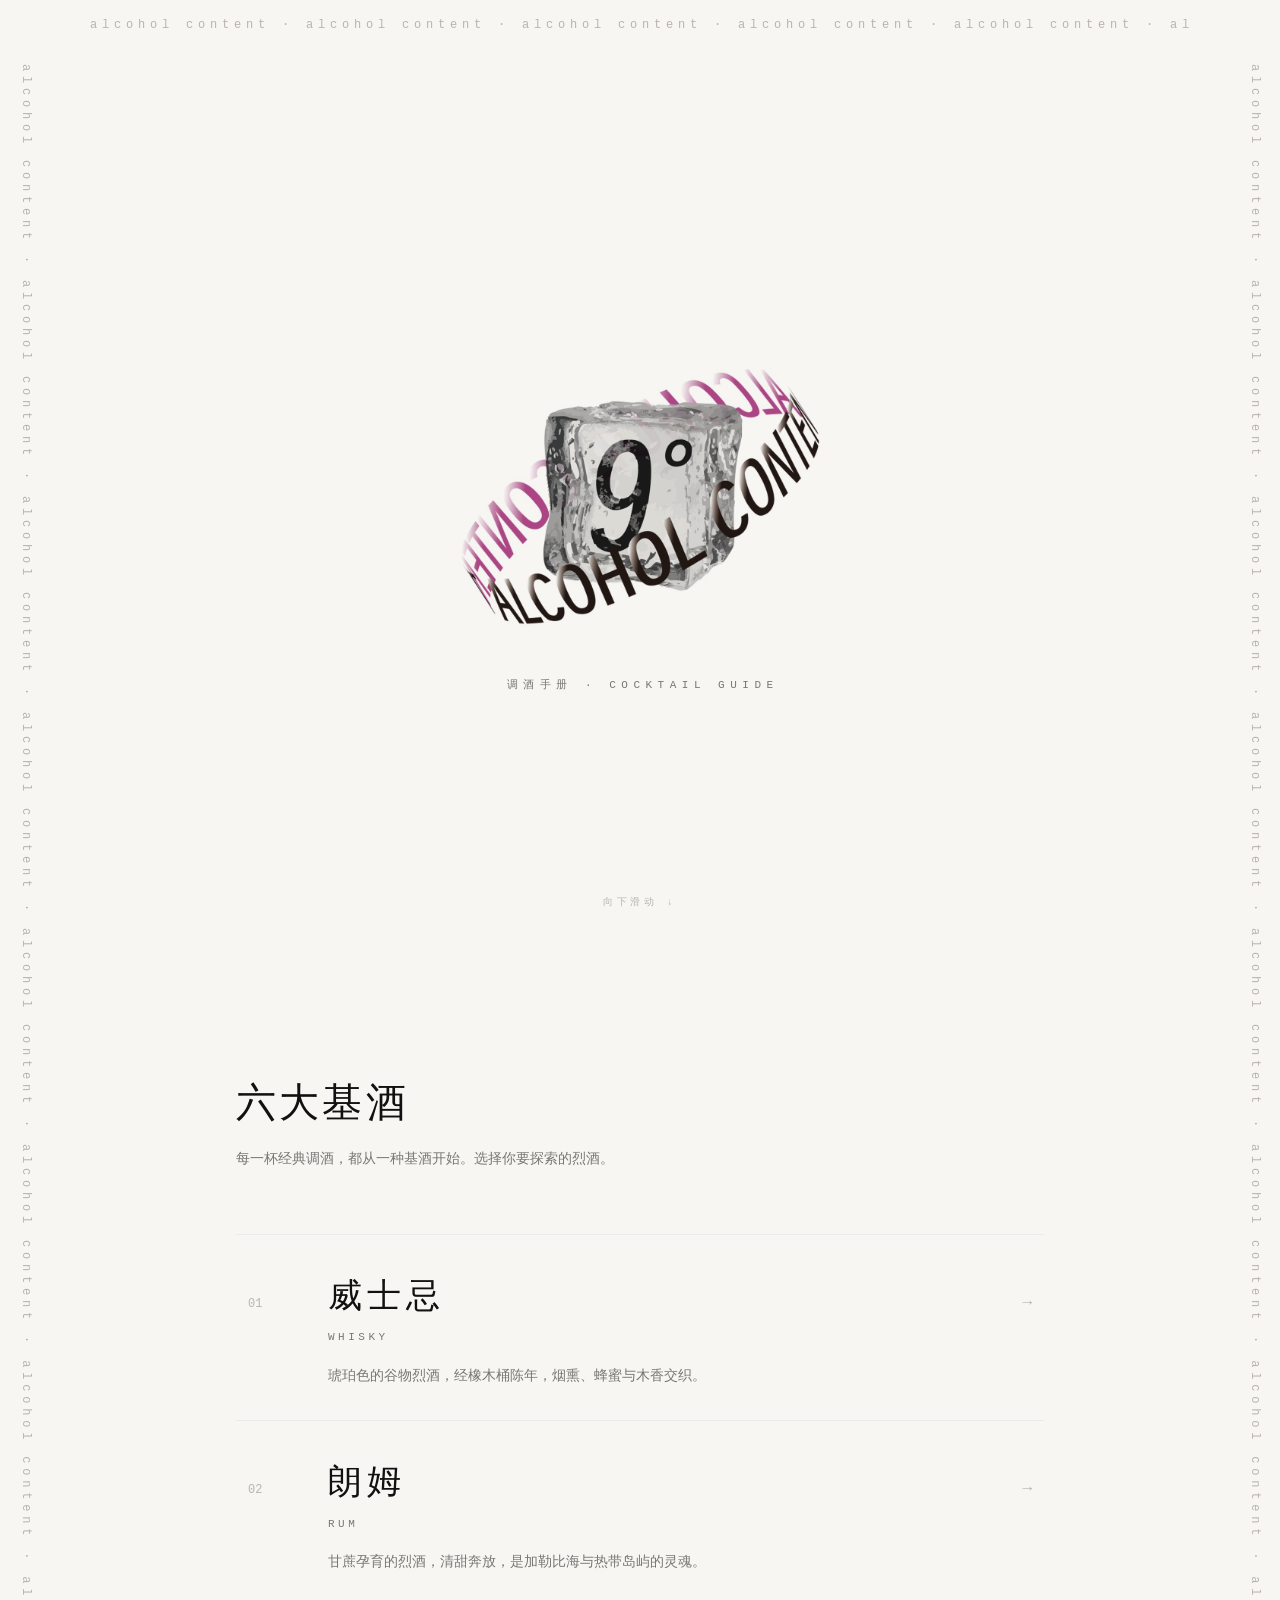
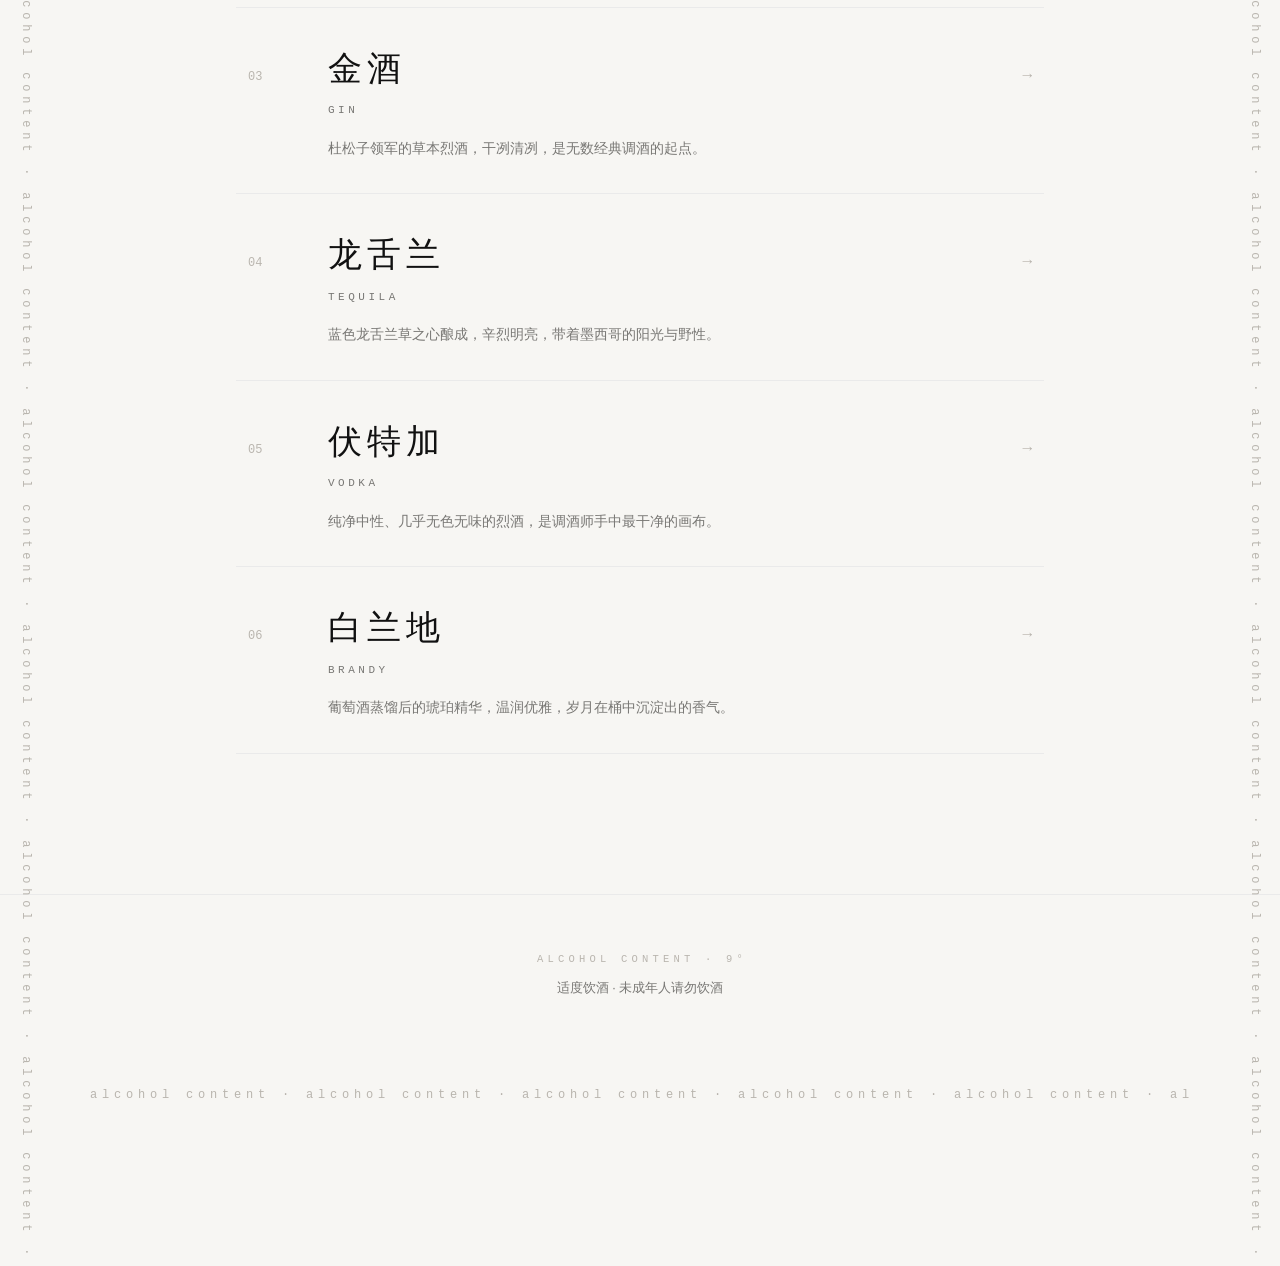
<file: index.html>
<!DOCTYPE html>
<html lang="zh-CN">
<head>
  <meta charset="UTF-8">
  <meta name="viewport" content="width=device-width, initial-scale=1.0">
  <title>9° 调酒手册</title>
  <link rel="stylesheet" href="style.css">
</head>
<body>

  <!-- 装饰边框：左右竖排文字（随页面滚动） -->
  <div class="frame-side" id="frame-left" aria-hidden="true"></div>
  <div class="frame-side" id="frame-right" aria-hidden="true"></div>

  <!-- 顶部装饰文字条 -->
  <div class="frame-bar" aria-hidden="true"></div>

  <main>
    <!-- 首屏：logo -->
    <section class="hero">
      <img class="hero-logo" src="assets/logo-crop.jpg" alt="9° Alcohol Content logo">
      <div class="hero-tag">调酒手册 · Cocktail Guide</div>
      <div class="scroll-hint">向下滑动 ↓</div>
    </section>

    <!-- 六大基酒 -->
    <section class="spirits" id="spirits">
      <div class="spirits-head reveal">
        <h2>六大基酒</h2>
        <p>每一杯经典调酒，都从一种基酒开始。选择你要探索的烈酒。</p>
      </div>
      <nav class="spirit-list" id="spirit-list">
        <!-- 由 script.js 渲染 -->
      </nav>
    </section>
  </main>

  <footer>
    <div class="brand">alcohol content · 9°</div>
    <p>适度饮酒 · 未成年人请勿饮酒</p>
  </footer>

  <!-- 底部装饰文字条 -->
  <div class="frame-bar" aria-hidden="true"></div>

  <script src="data.js"></script>
  <script src="script.js"></script>
</body>
</html>
</file>
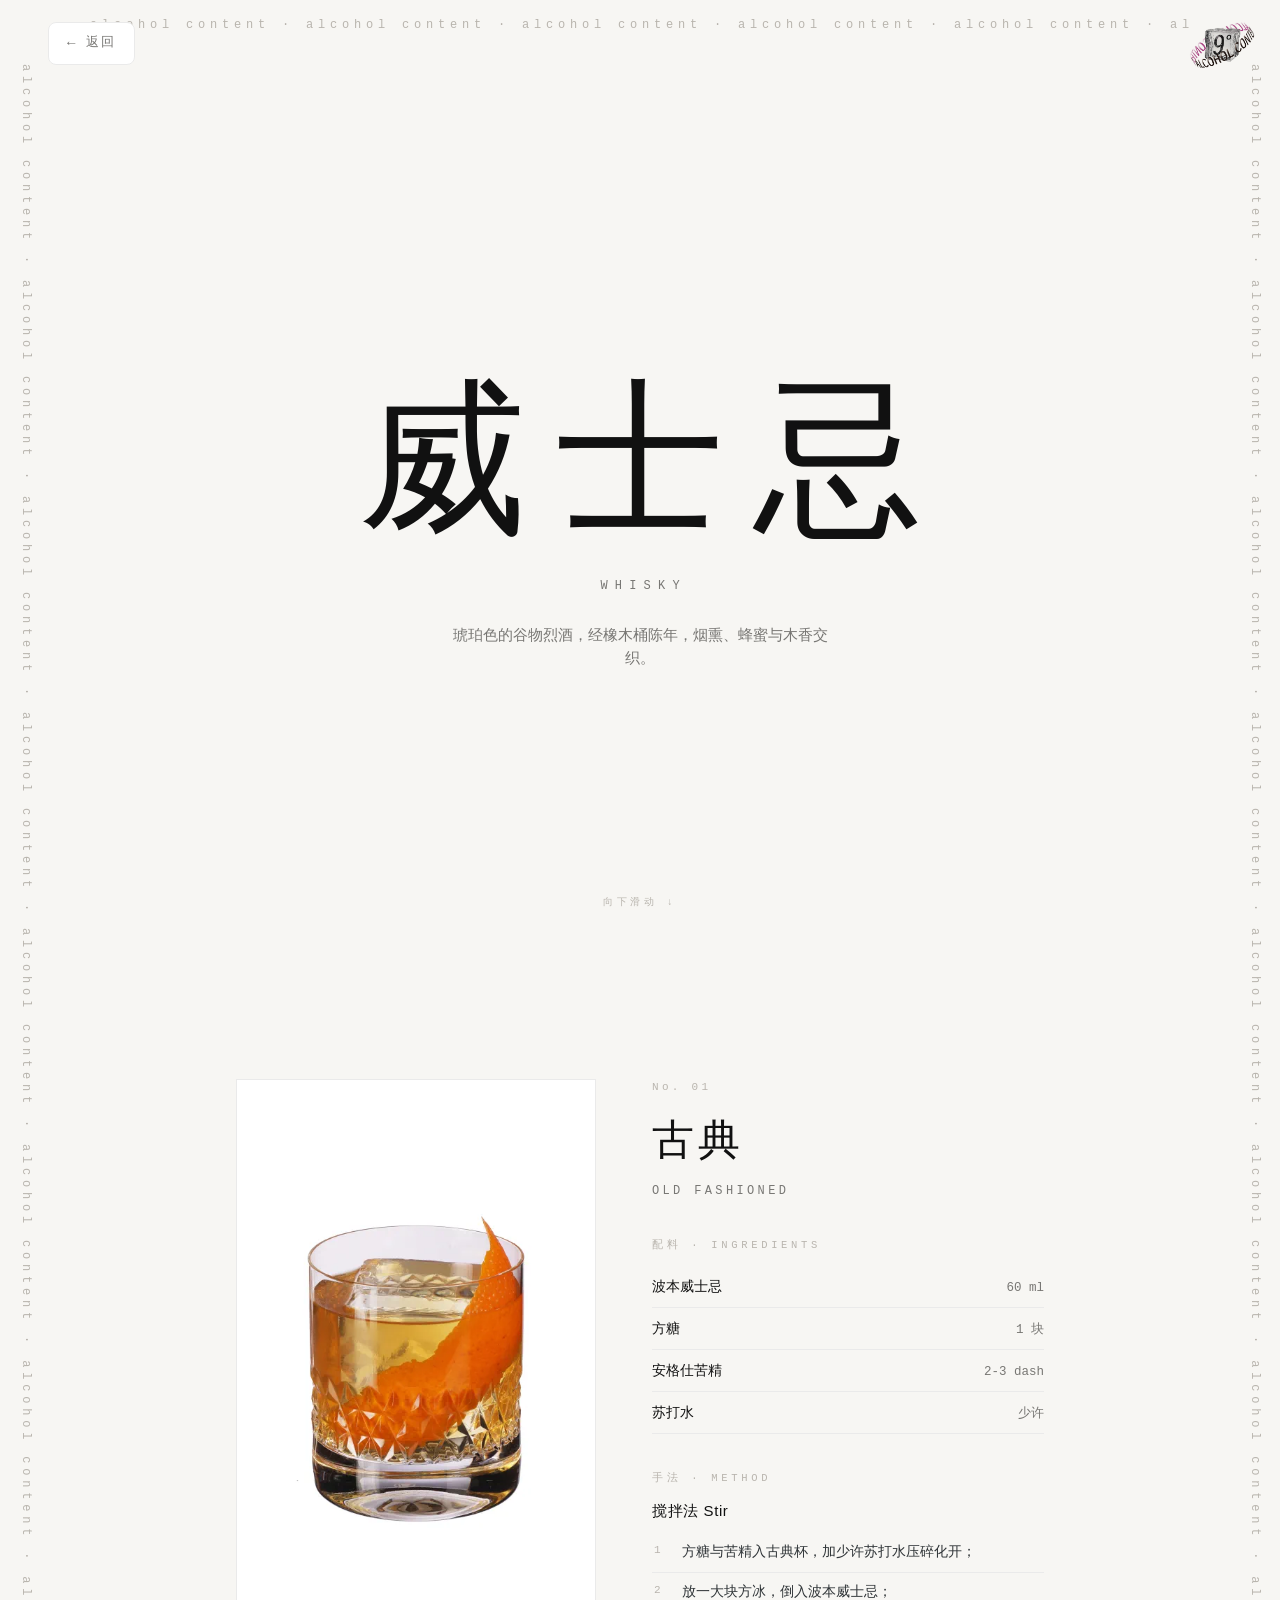
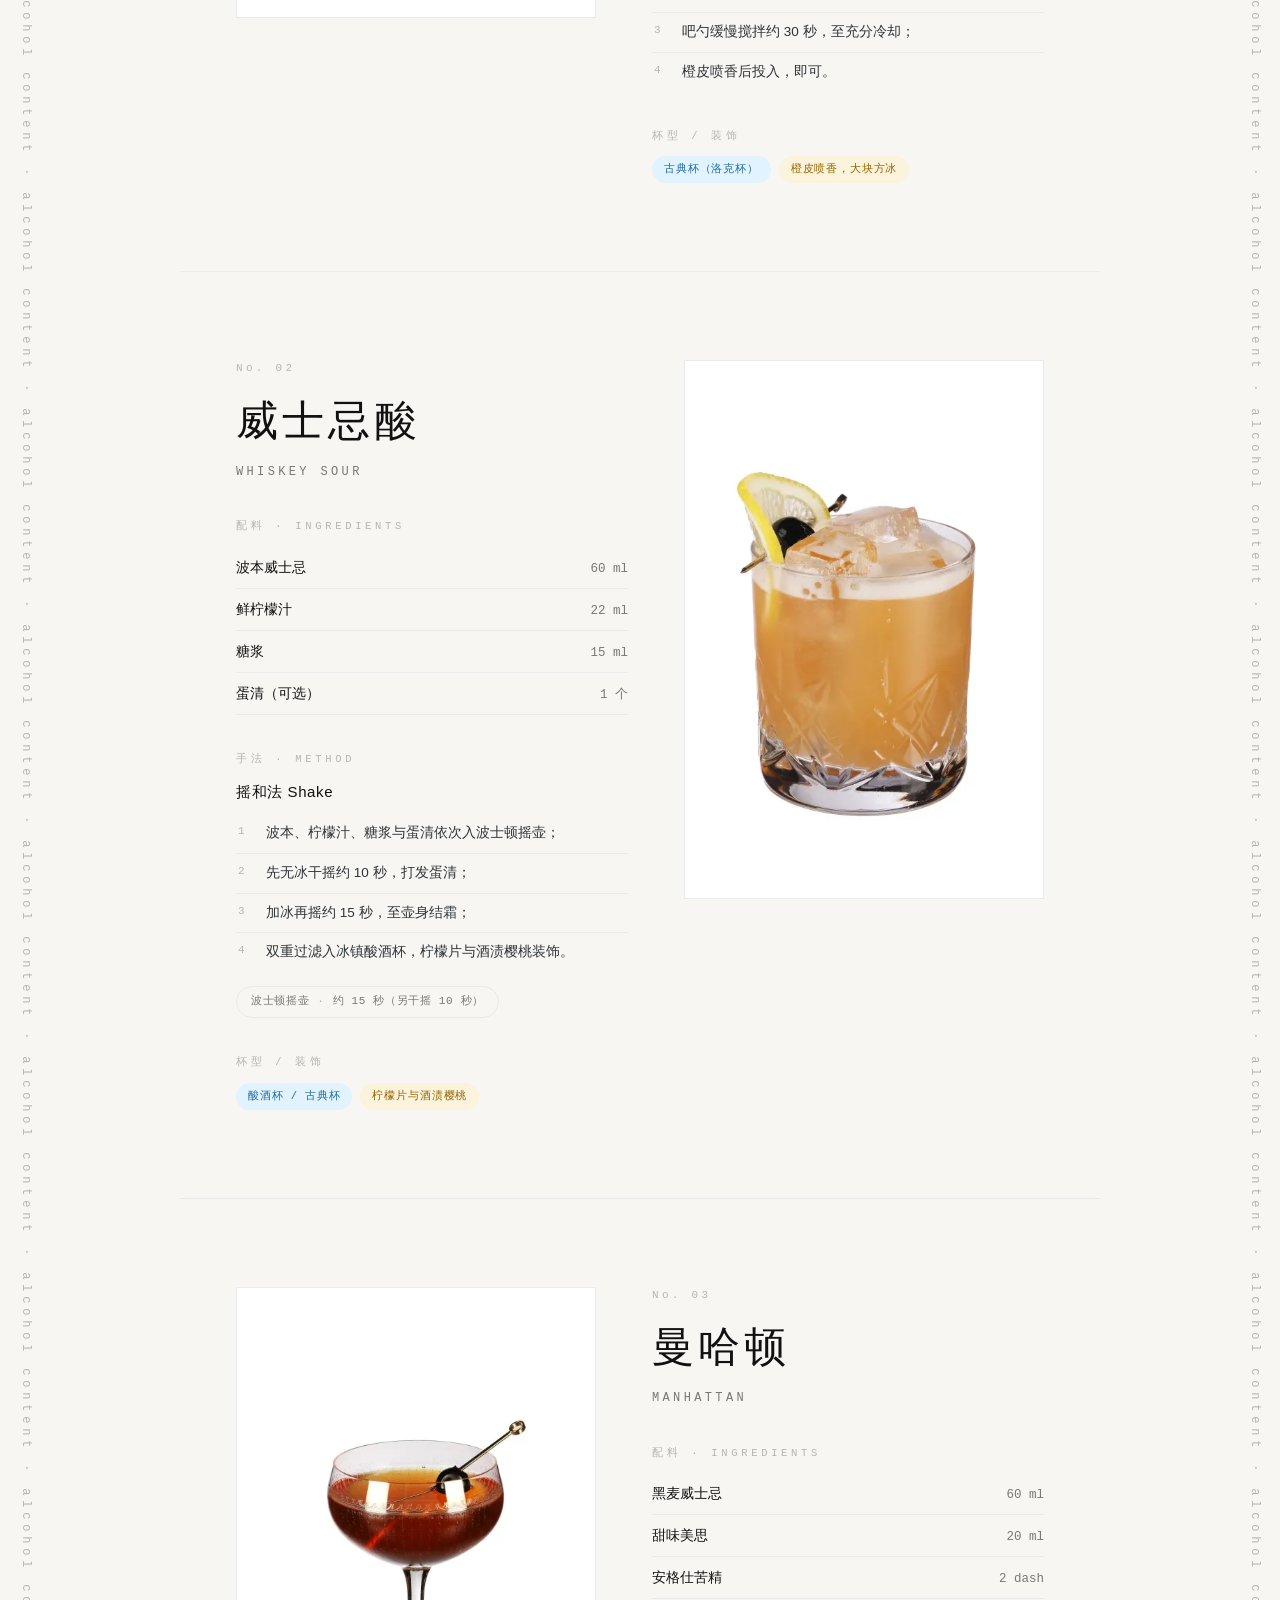
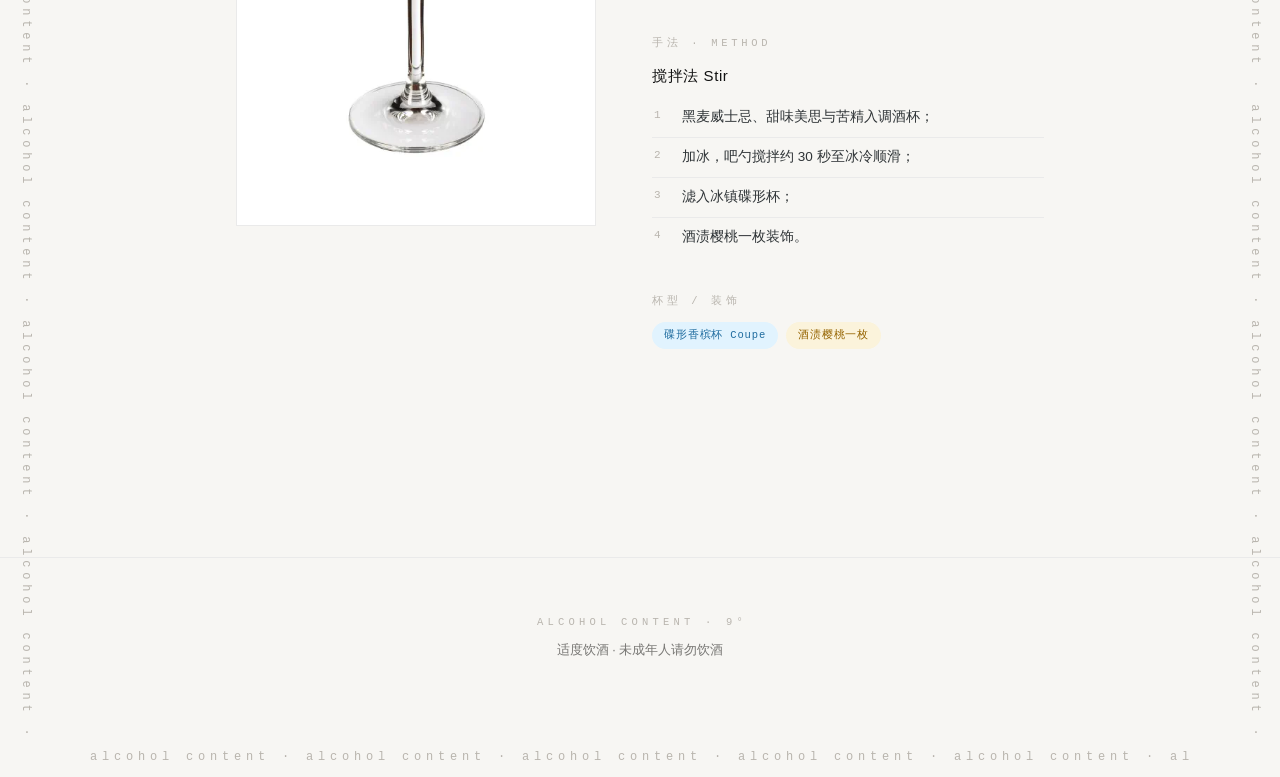
<file: spirit.html>
<!DOCTYPE html>
<html lang="zh-CN">
<head>
  <meta charset="UTF-8">
  <meta name="viewport" content="width=device-width, initial-scale=1.0">
  <title>基酒 · 9° 调酒手册</title>
  <link rel="stylesheet" href="style.css">
</head>
<body>

  <!-- 装饰边框：左右竖排文字（随页面滚动） -->
  <div class="frame-side" id="frame-left" aria-hidden="true"></div>
  <div class="frame-side" id="frame-right" aria-hidden="true"></div>

  <!-- 顶部装饰文字条 -->
  <div class="frame-bar" aria-hidden="true"></div>

  <!-- 右上角小 logo -->
  <a class="corner-logo" href="index.html" title="返回首页">
    <img src="assets/logo-crop.jpg" alt="9° logo">
  </a>
  <a class="back-link" href="index.html" title="返回主页">
    <span class="back-arrow">←</span>
    <span>返回</span>
  </a>

  <main>
    <!-- 首屏：基酒大字 -->
    <section class="spirit-hero">
      <h1 id="spirit-name"></h1>
      <div class="en" id="spirit-en"></div>
      <p class="desc" id="spirit-desc"></p>
      <div class="scroll-hint">向下滑动 ↓</div>
    </section>

    <!-- 调酒列表 -->
    <section class="drinks" id="drinks">
      <!-- 由 script.js 渲染 -->
    </section>
  </main>

  <footer>
    <div class="brand">alcohol content · 9°</div>
    <p>适度饮酒 · 未成年人请勿饮酒</p>
  </footer>

  <!-- 底部装饰文字条 -->
  <div class="frame-bar" aria-hidden="true"></div>

  <script src="data.js"></script>
  <script src="script.js"></script>
</body>
</html>
</file>
<file: style.css>
/* ============================================================
   调酒 demo — 极简编辑风
   规范：暖白底 / 无渐变 / 无重阴影 / 1px 浅灰细线 / 大留白
   ============================================================ */

:root {
  --bg: #F7F6F3;
  --surface: #FFFFFF;
  --ink: #111111;
  --ink-soft: #2F3437;
  --muted: #787774;
  --faint: #B9B5AE;
  --line: #EAEAEA;
  --serif: "Songti SC", "STSong", "SimSun", "Noto Serif SC", serif;
  --sans: -apple-system, "PingFang SC", "Helvetica Neue", "Switzer", sans-serif;
  --mono: "SF Mono", "Geist Mono", "JetBrains Mono", ui-monospace, monospace;
}

* { margin: 0; padding: 0; box-sizing: border-box; }

html { scroll-behavior: smooth; }

body {
  background: var(--bg);
  color: var(--ink);
  font-family: var(--sans);
  line-height: 1.6;
  -webkit-font-smoothing: antialiased;
  position: relative;
}

img { display: block; max-width: 100%; }
a { color: inherit; text-decoration: none; }

/* ---------- 装饰边框：alcohol content ---------- */
/* 左右两侧竖排文字随页面滚动；上下两条横线固定在页面首尾 */

.frame-side {
  position: absolute;
  top: 64px; /* 顶部留空，避开上横排，四角不重叠 */
  z-index: 5;
  writing-mode: vertical-rl;
  font-family: var(--mono);
  font-size: 12px;
  letter-spacing: 0.4em;
  color: var(--faint);
  text-transform: lowercase;
  user-select: none;
  pointer-events: none;
  white-space: nowrap;
}
#frame-left  { left: 16px; }
#frame-right { right: 16px; }

.frame-bar {
  overflow: hidden;
  white-space: nowrap;
  font-family: var(--mono);
  font-size: 12px;
  letter-spacing: 0.4em;
  color: var(--faint);
  text-transform: lowercase;
  user-select: none;
  pointer-events: none;
  padding: 16px 0;
  margin: 0 90px; /* 左右留边，避开竖排文字与右上角 logo，四角不重叠 */
  text-align: center;
}

/* ---------- 通用容器 ---------- */

.wrap {
  max-width: 920px;
  margin: 0 auto;
  padding: 0 56px;
}

/* ---------- 滚动淡入 ---------- */

.reveal {
  opacity: 0;
  transform: translateY(14px);
  transition: opacity 0.6s cubic-bezier(0.16, 1, 0.3, 1),
              transform 0.6s cubic-bezier(0.16, 1, 0.3, 1);
}
.reveal.in { opacity: 1; transform: translateY(0); }

@media (prefers-reduced-motion: reduce) {
  .reveal { opacity: 1; transform: none; transition: none; }
  html { scroll-behavior: auto; }
}

/* ============================================================
   主页
   ============================================================ */

.hero {
  position: relative;
  min-height: 100dvh;
  display: flex;
  flex-direction: column;
  align-items: center;
  justify-content: center;
  padding: 96px 24px 48px;
  text-align: center;
}

.hero-logo {
  width: min(380px, 68vw);
  height: auto;
  mix-blend-mode: multiply; /* 让 logo 的白底融入页面暖白背景 */
}

.hero-tag {
  margin-top: 40px;
  font-family: var(--mono);
  font-size: 11px;
  letter-spacing: 0.5em;
  text-indent: 0.5em; /* 抵消末字符间距，保持视觉居中 */
  color: var(--muted);
  text-transform: uppercase;
}

.scroll-hint {
  position: absolute;
  bottom: 40px;
  left: 50%;
  transform: translateX(-50%);
  font-family: var(--mono);
  font-size: 10px;
  letter-spacing: 0.35em;
  color: var(--faint);
  text-transform: uppercase;
  animation: hint-float 2.4s ease-in-out infinite;
}
@keyframes hint-float {
  0%, 100% { transform: translateX(-50%) translateY(0); }
  50%      { transform: translateX(-50%) translateY(6px); }
}
@media (prefers-reduced-motion: reduce) {
  .scroll-hint { animation: none; }
}

/* ---------- 六大基酒列表 ---------- */

.spirits {
  padding: 120px 0 140px;
}

.spirits-head {
  max-width: 920px;
  margin: 0 auto 64px;
  padding: 0 56px;
}

.spirits-head h2 {
  font-family: var(--serif);
  font-weight: 400;
  font-size: clamp(28px, 4vw, 40px);
  letter-spacing: 0.08em;
}

.spirits-head p {
  margin-top: 12px;
  color: var(--muted);
  font-size: 14px;
  max-width: 32em;
}

.spirit-list {
  max-width: 920px;
  margin: 0 auto;
  padding: 0 56px;
}

.spirit-row {
  display: grid;
  grid-template-columns: 56px 1fr auto;
  align-items: baseline;
  gap: 24px;
  padding: 34px 12px;
  border-top: 1px solid var(--line);
  transition: background 0.2s ease;
}
.spirit-row:last-child { border-bottom: 1px solid var(--line); }

.spirit-row:hover { background: var(--surface); }

.spirit-num {
  font-family: var(--mono);
  font-size: 12px;
  color: var(--faint);
}

.spirit-name {
  font-family: var(--serif);
  font-weight: 400;
  font-size: clamp(26px, 3.4vw, 34px);
  letter-spacing: 0.14em;
}

.spirit-name small {
  display: block;
  font-family: var(--mono);
  font-size: 11px;
  letter-spacing: 0.32em;
  color: var(--muted);
  margin-top: 6px;
}

.spirit-desc {
  grid-column: 2 / 4;
  color: var(--muted);
  font-size: 13.5px;
  max-width: 40em;
  margin-top: -6px;
}

.spirit-arrow {
  font-family: var(--mono);
  font-size: 16px;
  color: var(--faint);
  transition: transform 0.2s ease, color 0.2s ease;
}
.spirit-row:hover .spirit-arrow {
  transform: translateX(4px);
  color: var(--ink);
}

/* ============================================================
   基酒详情页
   ============================================================ */

/* 右上角小 logo（固定） */
.corner-logo {
  position: fixed;
  top: 20px;
  right: 24px;
  width: 68px;
  height: auto;
  z-index: 20;
  mix-blend-mode: multiply; /* 让 logo 白底融入页面背景（需作用于整个元素） */
}
.corner-logo img { width: 100%; }

.back-link {
  position: fixed;
  top: 22px;
  left: 48px;
  z-index: 20;
  display: inline-flex;
  align-items: center;
  gap: 9px;
  padding: 10px 18px;
  border: 1px solid var(--line);
  border-radius: 8px;
  background: var(--surface);
  font-family: var(--mono);
  font-size: 13px;
  letter-spacing: 0.14em;
  color: var(--muted);
  transition: color 0.2s ease, background 0.2s ease, border-color 0.2s ease;
}
.back-link .back-arrow {
  display: inline-block;
  font-size: 14px;
  line-height: 1;
  transition: transform 0.2s ease;
}
.back-link:hover {
  color: var(--ink);
  background: var(--bg);
  border-color: var(--faint);
}
.back-link:hover .back-arrow { transform: translateX(-4px); }
.back-link:active { transform: scale(0.98); }

/* 首屏：基酒大字 */
.spirit-hero {
  position: relative;
  min-height: 100dvh;
  display: flex;
  flex-direction: column;
  align-items: center;
  justify-content: center;
  text-align: center;
  padding: 96px 24px 64px;
}

.spirit-hero h1 {
  font-family: var(--serif);
  font-weight: 400;
  font-size: clamp(72px, 16vw, 168px);
  letter-spacing: 0.18em;
  text-indent: 0.18em;
  line-height: 1.15;
}

.spirit-hero .en {
  margin-top: 20px;
  font-family: var(--mono);
  font-size: 12px;
  letter-spacing: 0.6em;
  text-indent: 0.6em;
  color: var(--muted);
  text-transform: uppercase;
}

.spirit-hero .desc {
  margin-top: 28px;
  color: var(--muted);
  font-size: 14.5px;
  max-width: 26em;
}

/* ---------- 调酒卡片 ---------- */

.drinks { padding: 40px 0 120px; }

.drink {
  max-width: 920px;
  margin: 0 auto;
  padding: 88px 56px;
  border-top: 1px solid var(--line);
}
.drink:first-child { border-top: none; }

.drink-grid {
  display: grid;
  grid-template-columns: minmax(240px, 360px) 1fr;
  gap: 56px;
  align-items: start;
}

.drink:nth-child(even) .drink-grid { direction: rtl; }
.drink:nth-child(even) .drink-grid > * { direction: ltr; }

.drink-img {
  border: 1px solid var(--line);
  overflow: hidden;
  background: var(--surface);
}
.drink-img img {
  width: 100%;
  aspect-ratio: 2 / 3;
  object-fit: cover;
}

.drink-head .num {
  font-family: var(--mono);
  font-size: 11px;
  color: var(--faint);
  letter-spacing: 0.3em;
}

.drink-head h3 {
  font-family: var(--serif);
  font-weight: 400;
  font-size: clamp(30px, 4vw, 42px);
  letter-spacing: 0.1em;
  margin-top: 10px;
}

.drink-head .en {
  font-family: var(--mono);
  font-size: 12px;
  letter-spacing: 0.28em;
  color: var(--muted);
  text-transform: uppercase;
  margin-top: 8px;
}

/* 配料表 */
.drink-section-title {
  margin-top: 36px;
  margin-bottom: 12px;
  font-family: var(--mono);
  font-size: 10.5px;
  letter-spacing: 0.35em;
  color: var(--faint);
  text-transform: uppercase;
}

.ing-row {
  display: flex;
  justify-content: space-between;
  align-items: baseline;
  gap: 16px;
  padding: 9px 0;
  border-bottom: 1px solid var(--line);
  font-size: 14px;
}
.ing-row .amt {
  font-family: var(--mono);
  font-size: 12.5px;
  color: var(--muted);
  white-space: nowrap;
}

/* 手法与杯型 */
.method-name {
  font-size: 15px;
  letter-spacing: 0.04em;
}
.method-steps {
  list-style: none;
  counter-reset: step;
  margin: 10px 0 0;
  padding: 0;
  max-width: 38em;
}
.method-steps li {
  position: relative;
  counter-increment: step;
  padding: 8px 0 8px 30px;
  border-bottom: 1px solid var(--line);
  color: var(--ink-soft);
  font-size: 13.5px;
  line-height: 1.7;
}
.method-steps li:last-child { border-bottom: none; }
.method-steps li::before {
  content: counter(step);
  position: absolute;
  left: 2px;
  top: 8px;
  font-family: var(--mono);
  font-size: 11px;
  color: var(--faint);
}
.shaker-note {
  display: inline-flex;
  align-items: center;
  gap: 8px;
  margin-top: 14px;
  padding: 6px 14px;
  border: 1px solid var(--line);
  border-radius: 9999px;
  font-family: var(--mono);
  font-size: 11px;
  letter-spacing: 0.06em;
  color: var(--muted);
}
.shaker-note .shaker-dot { color: var(--faint); }

.tags { display: flex; flex-wrap: wrap; gap: 8px; margin-top: 4px; }
.tag {
  font-family: var(--mono);
  font-size: 10.5px;
  letter-spacing: 0.08em;
  padding: 5px 12px;
  border-radius: 9999px;
}
.tag-blue   { background: #E1F3FE; color: #1F6C9F; }
.tag-yellow { background: #FBF3DB; color: #956400; }
.tag-green  { background: #EDF3EC; color: #346538; }

/* ---------- 页脚 ---------- */

footer {
  border-top: 1px solid var(--line);
  padding: 56px 24px 72px;
  text-align: center;
  color: var(--muted);
  font-size: 12.5px;
}
footer .brand {
  font-family: var(--mono);
  font-size: 10.5px;
  letter-spacing: 0.4em;
  text-indent: 0.4em;
  text-transform: uppercase;
  color: var(--faint);
  margin-bottom: 10px;
}

/* ============================================================
   响应式
   ============================================================ */

@media (max-width: 760px) {
  .wrap, .spirits-head, .spirit-list, .drink { padding-left: 24px; padding-right: 24px; }
  .frame-side { display: none; }
  .frame-bar { margin: 0 16px; }
  .drink-grid,
  .drink:nth-child(even) .drink-grid {
    grid-template-columns: 1fr;
    direction: ltr;
    gap: 32px;
  }
  .drink-img img { aspect-ratio: 3 / 4; }
  .back-link { top: 18px; left: 16px; padding: 9px 15px; font-size: 12.5px; }
  .corner-logo { top: 18px; right: 16px; width: 56px; }
  .spirit-row { grid-template-columns: 40px 1fr auto; gap: 14px; padding: 26px 8px; }
}
</file>
